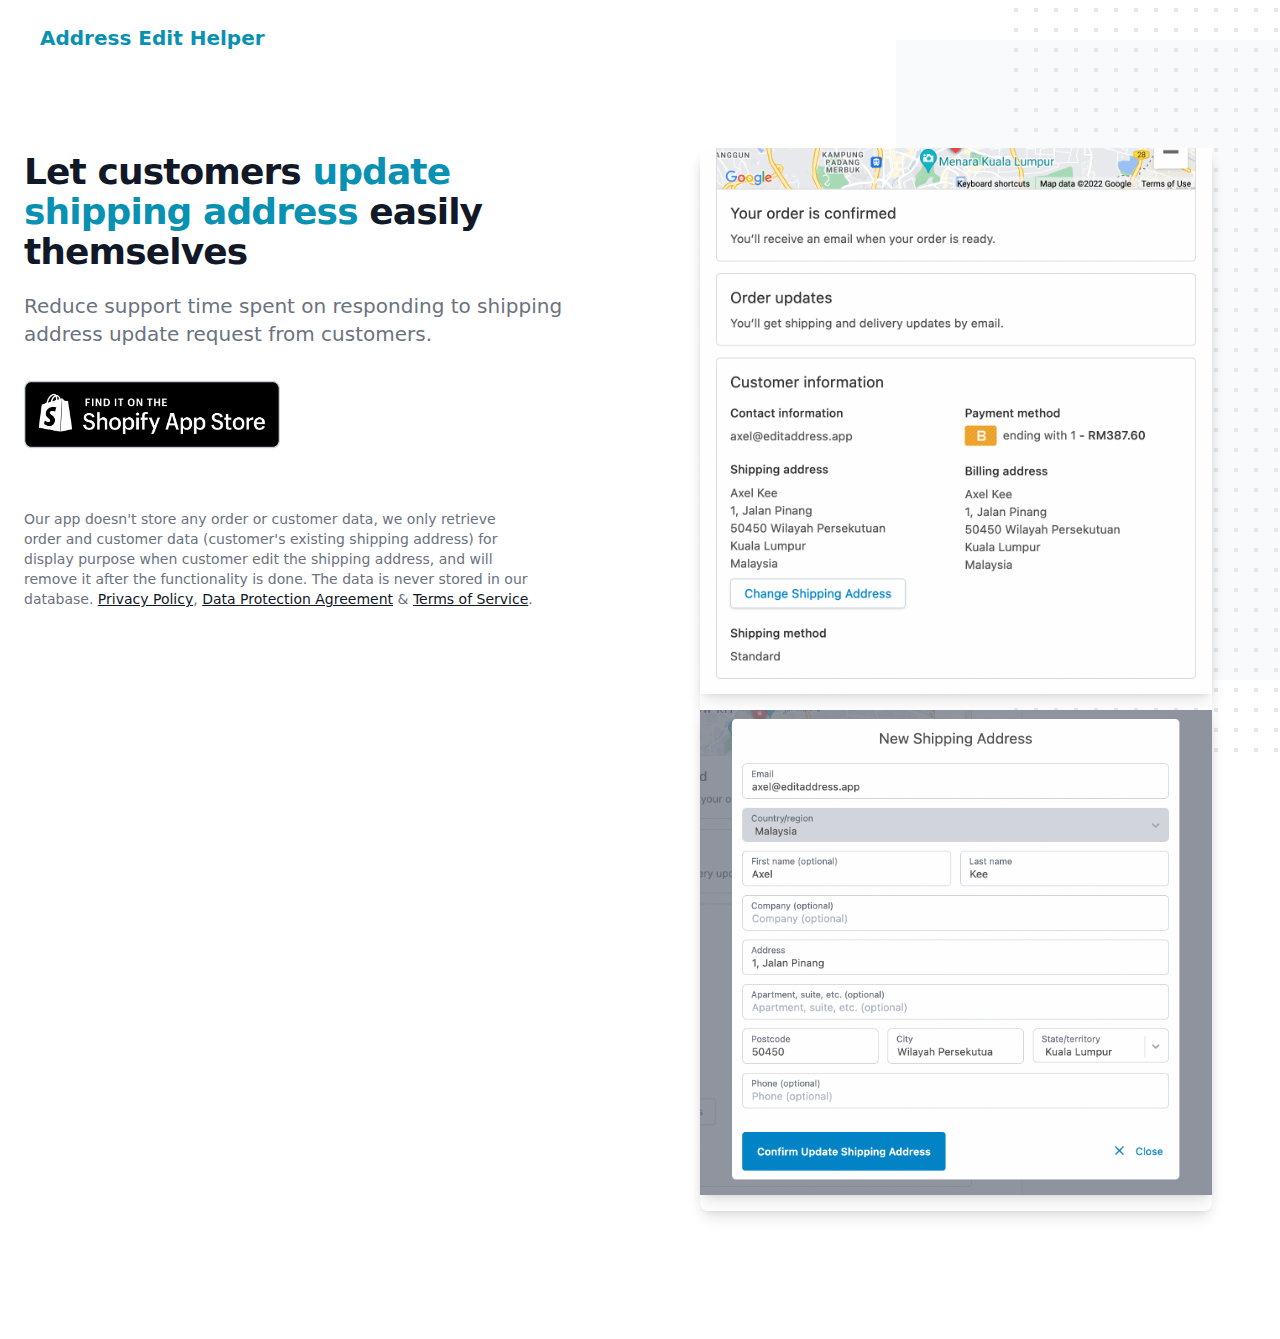
<file: index.html>
<!doctype html>
<html>
<head>
  <meta charset="UTF-8" />
  <meta name="viewport" content="width=device-width, initial-scale=1.0" />
  <link href="tailwind.css" rel="stylesheet">
  <title>Address Edit Helper - Let customer update shipping address easily</title>
</head>
<body>
  <div class="relative bg-white overflow-hidden">
    <div class="hidden lg:block lg:absolute lg:inset-0" aria-hidden="true">
      <svg class="absolute top-0 left-1/2 transform translate-x-64 -translate-y-8" width="640" height="784" fill="none" viewBox="0 0 640 784">
        <defs>
          <pattern id="9ebea6f4-a1f5-4d96-8c4e-4c2abf658047" x="118" y="0" width="20" height="20" patternUnits="userSpaceOnUse">
            <rect x="0" y="0" width="4" height="4" class="text-gray-200" fill="currentColor" />
          </pattern>
        </defs>
        <rect y="72" width="640" height="640" class="text-gray-50" fill="currentColor" />
        <rect x="118" width="404" height="784" fill="url(#9ebea6f4-a1f5-4d96-8c4e-4c2abf658047)" />
      </svg>
    </div>
    <div class="relative pt-6 pb-16 sm:pb-24 lg:pb-32">
      <nav class="relative max-w-7xl mx-auto flex items-center justify-between px-4 sm:px-6" aria-label="Global">
        <div class="flex items-center flex-1">
          <div class="flex items-center justify-between w-full md:w-auto">
            <a href="#">
              <span class="ml-4 text-cyan-600 font-bold text-xl">Address Edit Helper</span>
            </a>
          </div>
        </div>
      </nav>
      <main class="mt-8 mx-auto max-w-7xl px-4 sm:mt-16 sm:px-6 lg:mt-24">
        <div class="lg:grid lg:grid-cols-12 lg:gap-8">
          <div class="sm:text-center md:max-w-2xl md:mx-auto lg:col-span-6 lg:text-left">
            <h1>
              <span class="mt-1 block text-3xl tracking-tight font-extrabold sm:text-3xl xl:text-4xl">
                <span class="block text-gray-900">Let customers <span class="text-cyan-600">update shipping address</span> easily themselves</p>
              </span>
            </h1>
            <p class="mt-3 text-base text-gray-500 sm:mt-5 sm:text-xl lg:text-lg xl:text-xl">
              Reduce support time spent on responding to shipping address update request from customers.
            </p>
            <div class="mt-8 sm:max-w-lg sm:mx-auto sm:text-center lg:text-left lg:mx-0">
              <p class="text-base font-medium text-gray-900">
                <img class="w-64" src="shopify_store_badge.png" alt="install on shopify app store"/>
              </p>
              <br><br>
              <p class="mt-3 text-sm text-gray-500">
                Our app doesn't store any order or customer data, we only retrieve order and customer data (customer's existing shipping address) for display purpose when customer edit the shipping address, and will remove it after the functionality is done. The data is never stored in our database.
                <a href="privacy.html" target="_blank" class="font-medium text-gray-900 underline">Privacy Policy</a>, <a href="data.html" target="_blank" class="font-medium text-gray-900 underline">Data Protection Agreement</a> & <a href="terms.html" target="_blank" class="font-medium text-gray-900 underline">Terms of Service</a>.
              </p>
            </div>
          </div>
          <div class="mt-12 relative sm:max-w-lg sm:mx-auto lg:mt-0 lg:max-w-none lg:mx-0 lg:col-span-6 lg:flex lg:items-center">
            <svg class="absolute top-0 left-1/2 transform -translate-x-1/2 -translate-y-8 scale-75 origin-top sm:scale-100 lg:hidden" width="640" height="784" fill="none" viewBox="0 0 640 784" aria-hidden="true">
              <defs>
                <pattern id="4f4f415c-a0e9-44c2-9601-6ded5a34a13e" x="118" y="0" width="20" height="20" patternUnits="userSpaceOnUse">
                  <rect x="0" y="0" width="4" height="4" class="text-gray-200" fill="currentColor" />
                </pattern>
              </defs>
              <rect y="72" width="640" height="640" class="text-gray-50" fill="currentColor" />
              <rect x="118" width="404" height="784" fill="url(#4f4f415c-a0e9-44c2-9601-6ded5a34a13e)" />
            </svg>
            <div class="relative mx-auto w-full rounded-lg shadow-lg lg:max-w-lg">
              <img class="w-full mb-4 shadow-lg" src="ship1.png" alt="app screenshot">
              <img class="w-full mb-4 shadow-lg" src="ship2.png" alt="app screenshot">
            </div>
          </div>
        </div>
      </main>
    </div>
  </div>
  <script>
    function install(){
      let shop = document.getElementById('store').value;
      window.location.href = 'https://app.draftorder.app/login?shop=' + shop;
    }
  </script>
</body>
</html>
</file>
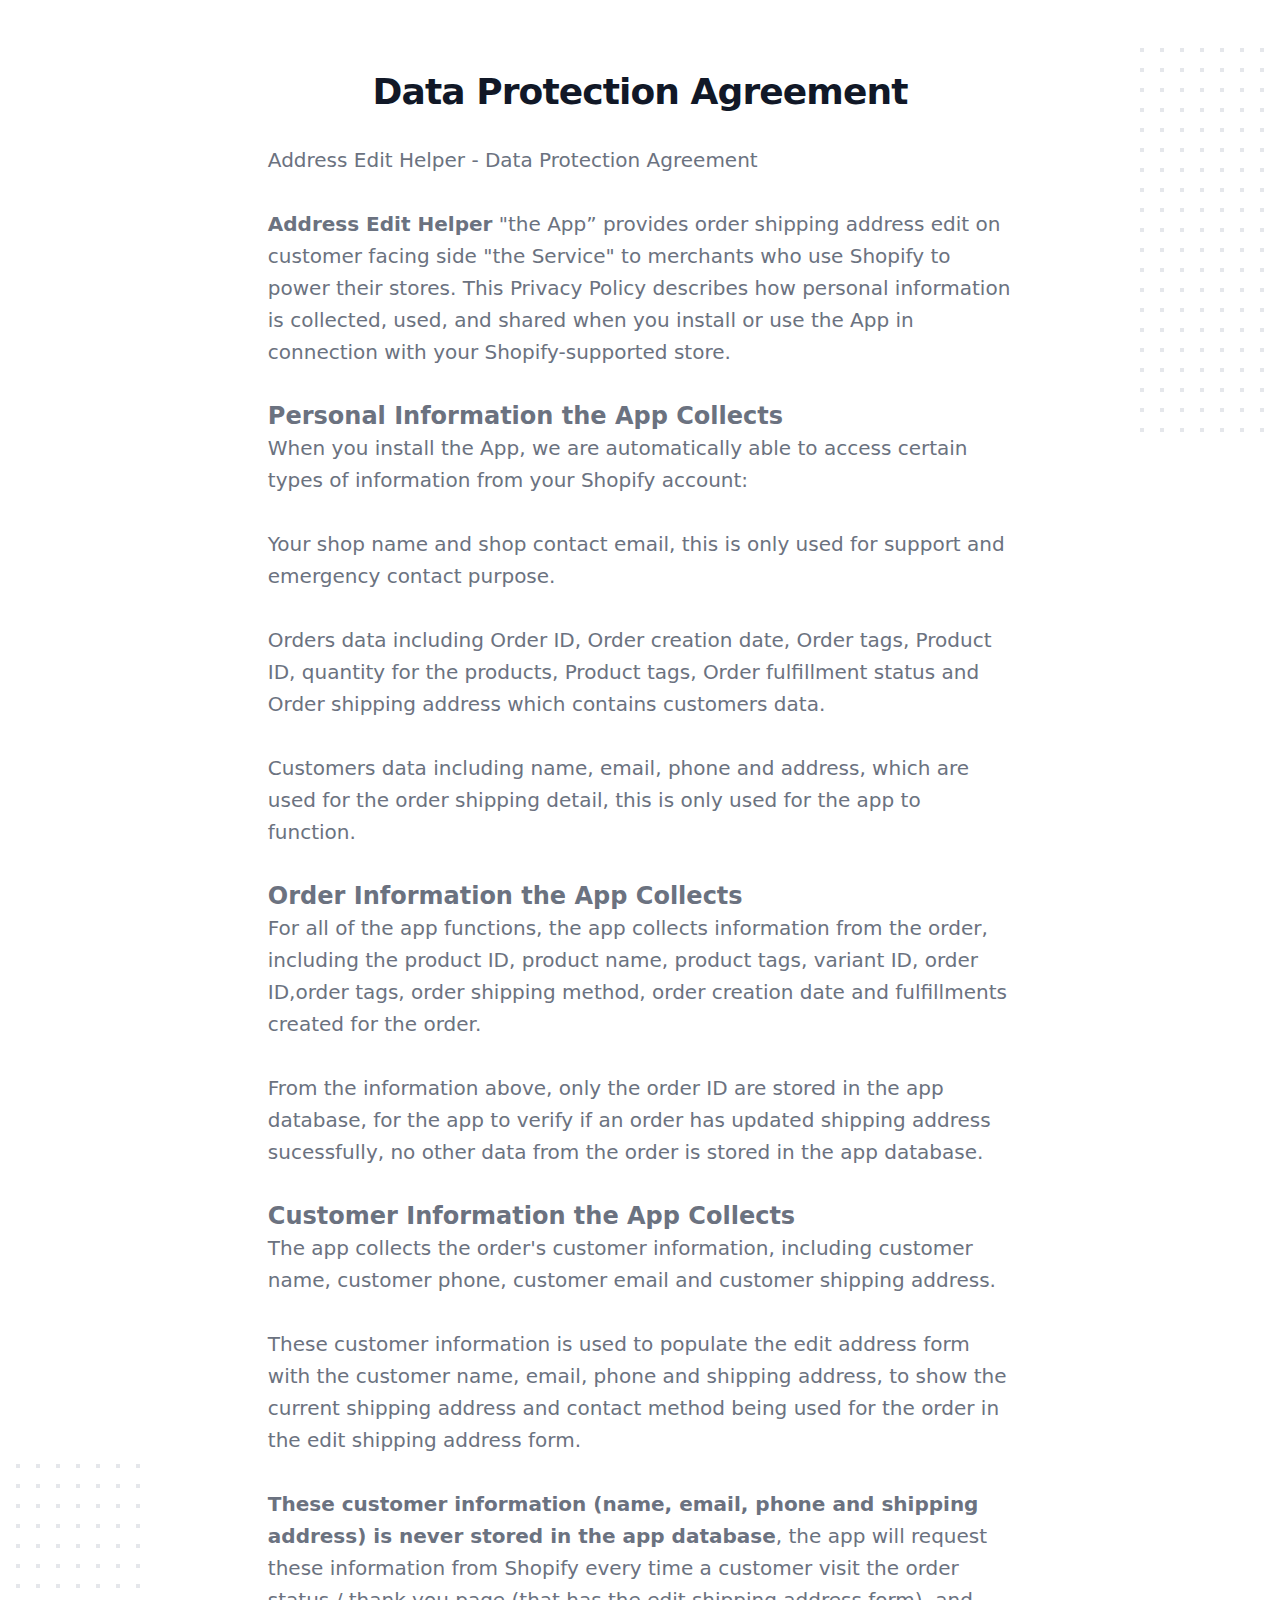
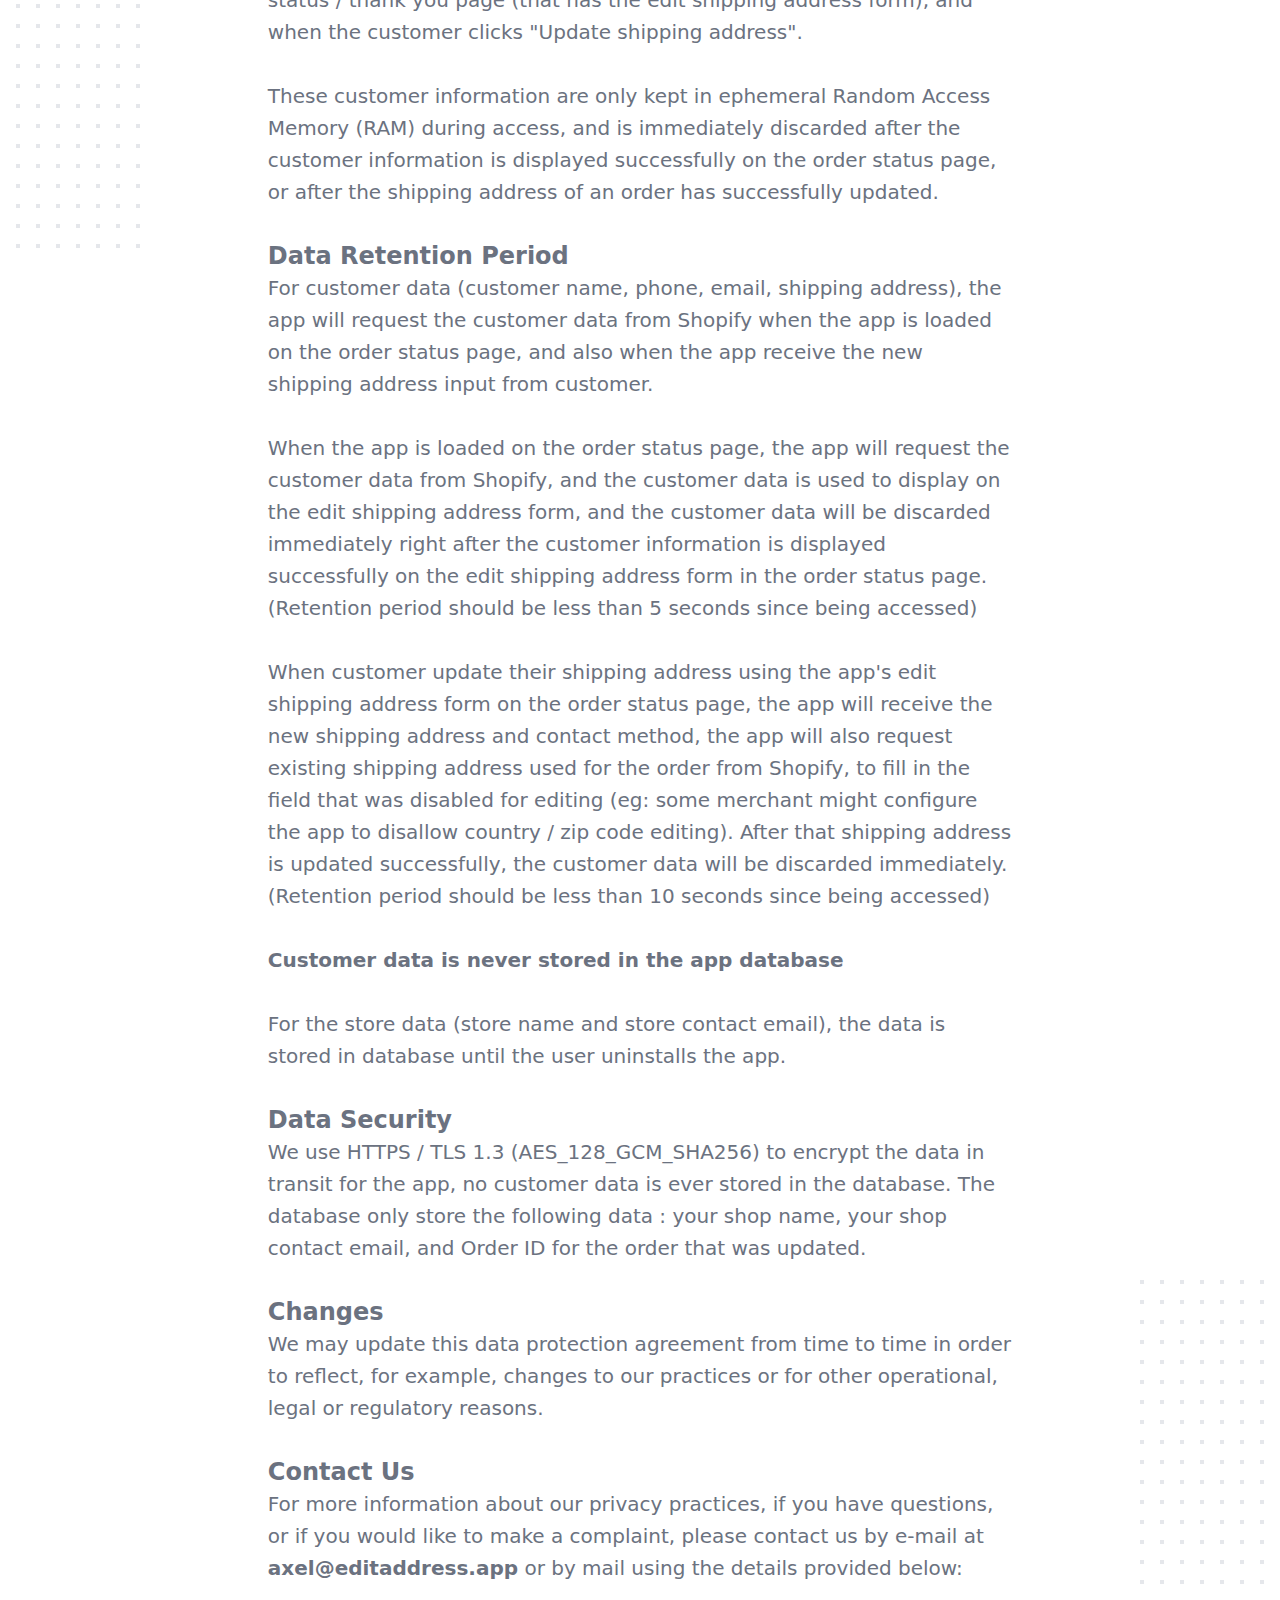
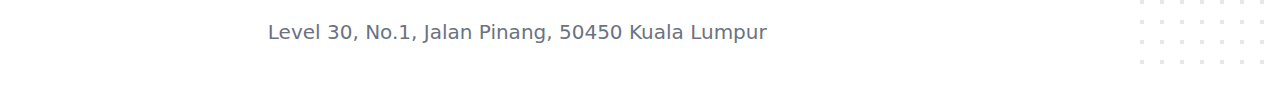
<file: data.html>
<!doctype html>
<html>
<head>
  <meta charset="UTF-8" />
  <meta name="viewport" content="width=device-width, initial-scale=1.0" />
  <link href="tailwind.css" rel="stylesheet">
  <title>Address Edit Helper app - Data Protection Agreement</title>
  <!-- Include CDN JavaScript -->
  <!-- <script src="https://unpkg.com/tailwindcss-jit-cdn"></script> -->
</head>
<body>
  <div class="relative py-16 bg-white overflow-hidden">
    <div class="hidden lg:block lg:absolute lg:inset-y-0 lg:h-full lg:w-full">
      <div class="relative h-full text-lg max-w-prose mx-auto" aria-hidden="true">
        <svg class="absolute top-12 left-full transform translate-x-32" width="404" height="384" fill="none" viewBox="0 0 404 384">
          <defs>
            <pattern id="74b3fd99-0a6f-4271-bef2-e80eeafdf357" x="0" y="0" width="20" height="20" patternUnits="userSpaceOnUse">
              <rect x="0" y="0" width="4" height="4" class="text-gray-200" fill="currentColor"></rect>
            </pattern>
          </defs>
          <rect width="404" height="384" fill="url(#74b3fd99-0a6f-4271-bef2-e80eeafdf357)"></rect>
        </svg>
        <svg class="absolute top-1/2 right-full transform -translate-y-1/2 -translate-x-32" width="404" height="384" fill="none" viewBox="0 0 404 384">
          <defs>
            <pattern id="f210dbf6-a58d-4871-961e-36d5016a0f49" x="0" y="0" width="20" height="20" patternUnits="userSpaceOnUse">
              <rect x="0" y="0" width="4" height="4" class="text-gray-200" fill="currentColor"></rect>
            </pattern>
          </defs>
          <rect width="404" height="384" fill="url(#f210dbf6-a58d-4871-961e-36d5016a0f49)"></rect>
        </svg>
        <svg class="absolute bottom-12 left-full transform translate-x-32" width="404" height="384" fill="none" viewBox="0 0 404 384">
          <defs>
            <pattern id="d3eb07ae-5182-43e6-857d-35c643af9034" x="0" y="0" width="20" height="20" patternUnits="userSpaceOnUse">
              <rect x="0" y="0" width="4" height="4" class="text-gray-200" fill="currentColor"></rect>
            </pattern>
          </defs>
          <rect width="404" height="384" fill="url(#d3eb07ae-5182-43e6-857d-35c643af9034)"></rect>
        </svg>
      </div>
    </div>
    <div class="relative px-4 sm:px-6 lg:px-8">
      <div class="text-lg max-w-prose mx-auto">
        <h1>
          <!-- <span class="block text-base text-center text-indigo-600 font-semibold tracking-wide uppercase">Introducing</span> -->
          <span class="mt-2 block text-3xl text-center leading-8 font-extrabold tracking-tight text-gray-900 sm:text-4xl">Data Protection Agreement
          </span>
        </h1>
        <p class="mt-8 text-xl text-gray-500 leading-8">
          Address Edit Helper - Data Protection Agreement
          <br><br>
          <strong>Address Edit Helper</strong> "the App” provides order shipping address edit on customer facing side "the Service" to merchants who use Shopify to power their stores. This Privacy Policy describes how personal information is collected, used, and shared when you install or use the App in connection with your Shopify-supported store.
        </p>
        <article class="mt-8 text-xl text-gray-500 leading-8">
          <h3 class="text-2xl font-semibold">Personal Information the App Collects</h3>
          When you install the App, we are automatically able to access certain types of information from your Shopify account:
          <br><br>
          Your shop name and shop contact email, this is only used for support and emergency contact purpose.
          <br><br>
          Orders data including Order ID, Order creation date, Order tags, Product ID, quantity for the products, Product tags, Order fulfillment status and Order shipping address which contains customers data.
          <br><br>
          Customers data including name, email, phone and address, which are used for the order shipping detail, this is only used for the app to function.
          <br><br>

          <h3 class="text-2xl font-semibold">Order Information the App Collects</h3>

          For all of the app functions, the app collects information from the order, including the product ID, product name, product tags, variant ID, order ID,order tags, order shipping method, order creation date and fulfillments created for the order.
          <br><br>
          From the information above, only the order ID are stored in the app database, for the app to verify if an order has updated shipping address sucessfully, no other data from the order is stored in the app database.
          <br><br>

          <h3 class="text-2xl font-semibold">Customer Information the App Collects</h3>
          The app collects the order's customer information, including customer name, customer phone, customer email and customer shipping address.
          <br><br>
          These customer information is used to populate the edit address form with the customer name, email, phone and shipping address, to show the current shipping address and contact method being used for the order in the edit shipping address form.
          <br><br>
          <strong>These customer information (name, email, phone and shipping address) is never stored in the app database</strong>, the app will request these information from Shopify every time a customer visit the order status / thank you page (that has the edit shipping address form), and when the customer clicks "Update shipping address".
          <br><br>
          These customer information are only kept in ephemeral Random Access Memory (RAM) during access, and is immediately discarded after the customer information is displayed successfully on the order status page, or after the shipping address of an order has successfully updated.
          <br><br>

          <h3 class="text-2xl font-semibold">Data Retention Period</h3>
          For customer data (customer name, phone, email, shipping address), the app will request the customer data from Shopify when the app is loaded on the order status page, and also when the app receive the new shipping address input from customer.
          <br><br>
          When the app is loaded on the order status page, the app will request the customer data from Shopify, and the customer data is used to display on the edit shipping address form, and the customer data will be discarded immediately right after the customer information is displayed successfully on the edit shipping address form in the order status page. (Retention period should be less than 5 seconds since being accessed)
          <br><br>
          When customer update their shipping address using the app's edit shipping address form on the order status page, the app will receive the new shipping address and contact method, the app will also request existing shipping address used for the order from Shopify, to fill in the field that was disabled for editing (eg: some merchant might configure the app to disallow country / zip code editing). After that shipping address is updated successfully, the customer data will be discarded immediately. (Retention period should be less than 10 seconds since being accessed)
          <br><br>
          <strong>Customer data is never stored in the app database</strong>
          <br><br>
          For the store data (store name and store contact email), the data is stored in database until the user uninstalls the app.
          <br><br>

          <h3 class="text-2xl font-semibold">Data Security</h3>
          We use HTTPS / TLS 1.3 (AES_128_GCM_SHA256) to encrypt the data in transit for the app, no customer data is ever stored in the database. The database only store the following data : your shop name, your shop contact email, and Order ID for the order that was updated.
          <br><br>
          <h3 class="text-2xl font-semibold">Changes</h3>
          We may update this data protection agreement from time to time in order to reflect, for example, changes to our practices or for other operational, legal or regulatory reasons.
          <br><br>
          <h3 class="text-2xl font-semibold">Contact Us</h3> For more information about our privacy practices, if you have questions, or if you would like to make a complaint, please contact us by e-mail at <strong>axel@editaddress.app</strong> or by mail using the details provided below:
          <br><br>
          Level 30, No.1, Jalan Pinang, 50450 Kuala Lumpur
        </article>
      </div>
    </div>
  </div>

</body>
</html>
</file>
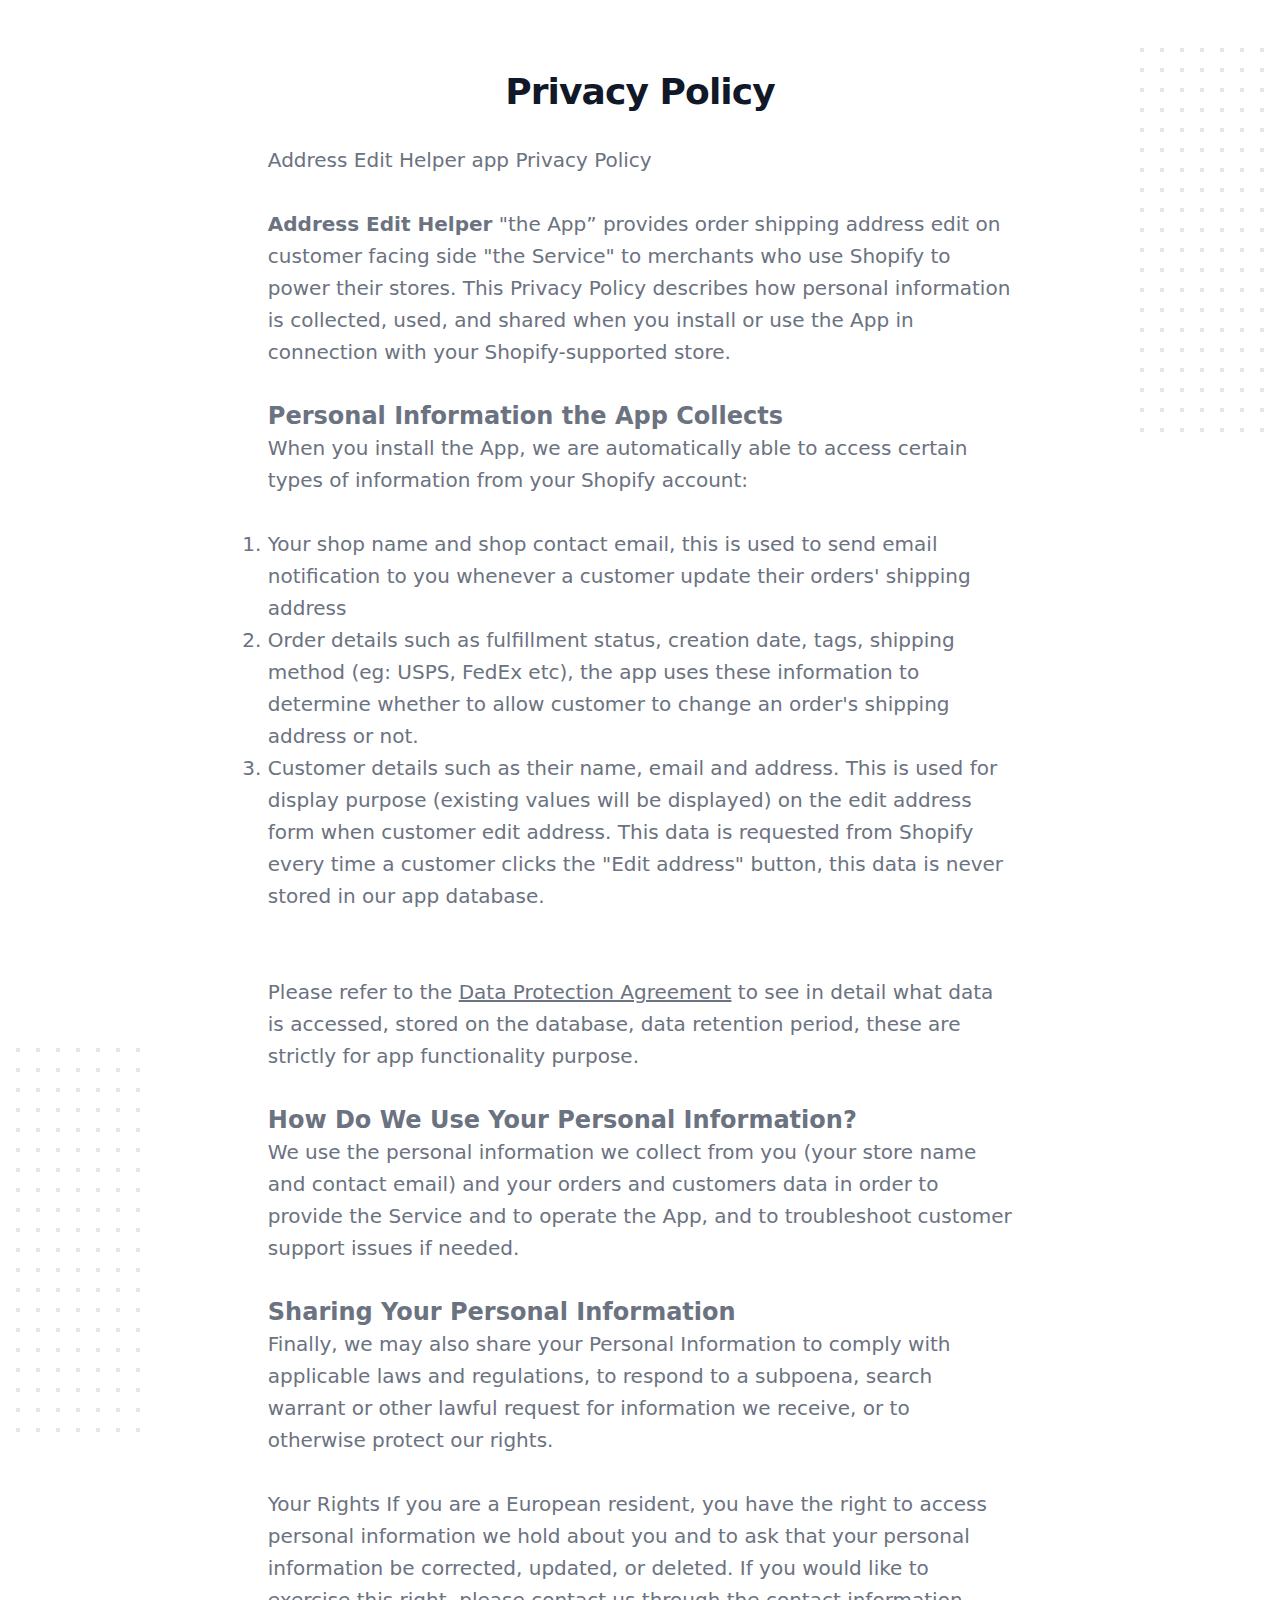
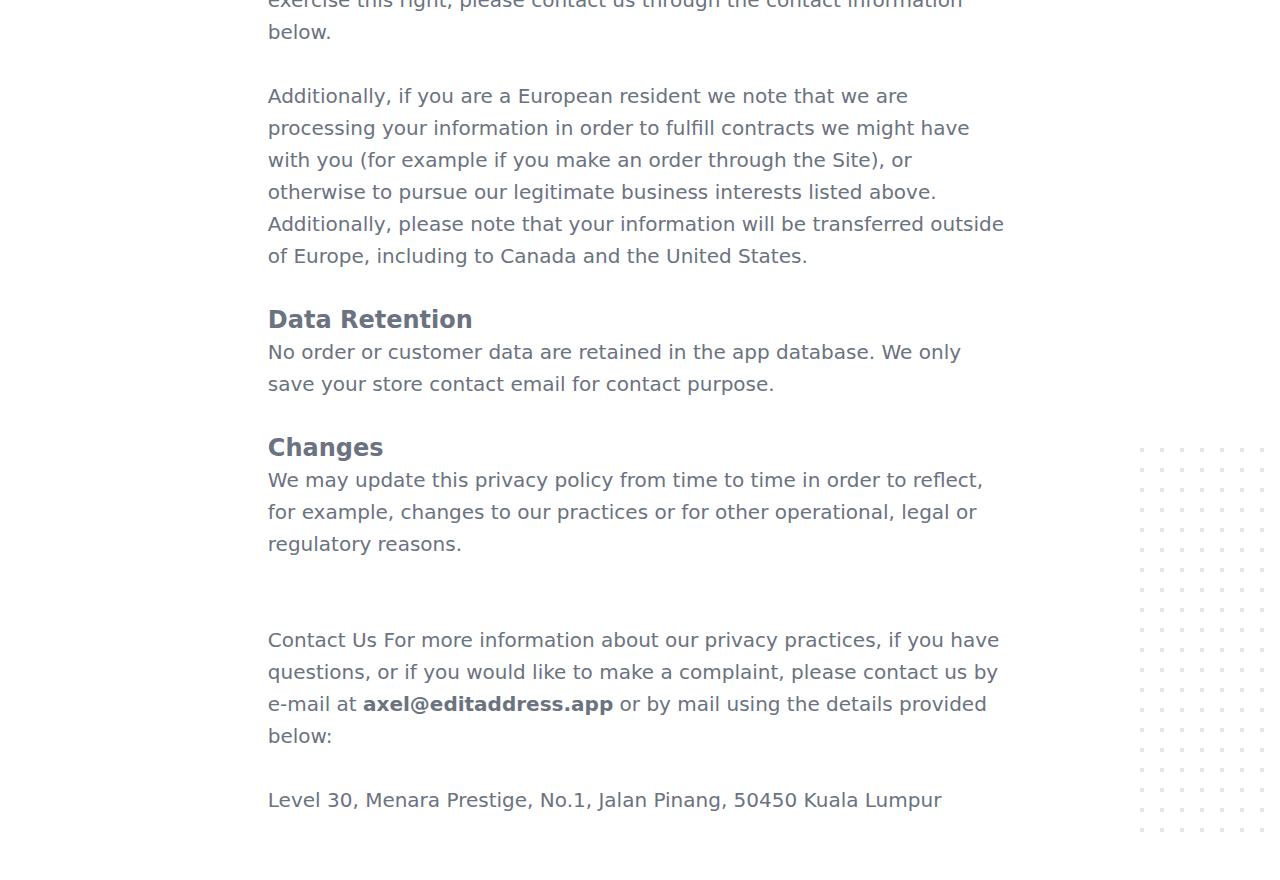
<file: privacy.html>
<!doctype html>
<html lang="en">
  <head>
    <!-- Required meta tags -->
    <meta charset="utf-8">
    <meta name="viewport" content="width=device-width, initial-scale=1">

    <link href="tailwind.css" rel="stylesheet">
    <title>Address Edit Helper - Privacy Policy</title>
  </head>
  <body>
    <div class="relative py-16 bg-white overflow-hidden">
      <div class="hidden lg:block lg:absolute lg:inset-y-0 lg:h-full lg:w-full">
        <div class="relative h-full text-lg max-w-prose mx-auto" aria-hidden="true">
          <svg class="absolute top-12 left-full transform translate-x-32" width="404" height="384" fill="none" viewBox="0 0 404 384">
            <defs>
              <pattern id="74b3fd99-0a6f-4271-bef2-e80eeafdf357" x="0" y="0" width="20" height="20" patternUnits="userSpaceOnUse">
                <rect x="0" y="0" width="4" height="4" class="text-gray-200" fill="currentColor" />
              </pattern>
            </defs>
            <rect width="404" height="384" fill="url(#74b3fd99-0a6f-4271-bef2-e80eeafdf357)" />
          </svg>
          <svg class="absolute top-1/2 right-full transform -translate-y-1/2 -translate-x-32" width="404" height="384" fill="none" viewBox="0 0 404 384">
            <defs>
              <pattern id="f210dbf6-a58d-4871-961e-36d5016a0f49" x="0" y="0" width="20" height="20" patternUnits="userSpaceOnUse">
                <rect x="0" y="0" width="4" height="4" class="text-gray-200" fill="currentColor" />
              </pattern>
            </defs>
            <rect width="404" height="384" fill="url(#f210dbf6-a58d-4871-961e-36d5016a0f49)" />
          </svg>
          <svg class="absolute bottom-12 left-full transform translate-x-32" width="404" height="384" fill="none" viewBox="0 0 404 384">
            <defs>
              <pattern id="d3eb07ae-5182-43e6-857d-35c643af9034" x="0" y="0" width="20" height="20" patternUnits="userSpaceOnUse">
                <rect x="0" y="0" width="4" height="4" class="text-gray-200" fill="currentColor" />
              </pattern>
            </defs>
            <rect width="404" height="384" fill="url(#d3eb07ae-5182-43e6-857d-35c643af9034)" />
          </svg>
        </div>
      </div>
      <div class="relative px-4 sm:px-6 lg:px-8">
        <div class="text-lg max-w-prose mx-auto">
          <h1>
            <!-- <span class="block text-base text-center text-indigo-600 font-semibold tracking-wide uppercase">Introducing</span> -->
            <span class="mt-2 block text-3xl text-center leading-8 font-extrabold tracking-tight text-gray-900 sm:text-4xl">Privacy Policy</span>
          </h1>
          <p class="mt-8 text-xl text-gray-500 leading-8">
            Address Edit Helper app Privacy Policy
            <br><br>
            <strong>Address Edit Helper</strong> "the App” provides order shipping address edit on customer facing side "the Service" to merchants who use Shopify to power their stores. This Privacy Policy describes how personal information is collected, used, and shared when you install or use the App in connection with your Shopify-supported store.
          </p>
          <article class="mt-8 text-xl text-gray-500 leading-8">
            <h3 class="text-2xl font-semibold">Personal Information the App Collects</h3>
            When you install the App, we are automatically able to access certain types of information from your Shopify account:
            <br><br>
            <ol class="list-decimal">
            <li>Your shop name and shop contact email, this is used to send email notification to you whenever a customer update their orders' shipping address</li>
             <li>Order details such as fulfillment status, creation date, tags, shipping method (eg: USPS, FedEx etc), the app uses these information to determine whether to allow customer to change an order's shipping address or not.</li>
            <li>Customer details such as their name, email and address. This is used for display purpose (existing values will be displayed) on the edit address form when customer edit address. This data is requested from Shopify every time a customer clicks the "Edit address" button, this data is never stored in our app database.</li>
            </ol>
            <br><br>
            Please refer to the <a class="underline cursor-pointer" href="data.html">Data Protection Agreement</a> to see in detail what data is accessed, stored on the database, data retention period, these are strictly for app functionality purpose.
            <br><br>
            <h3 class="text-2xl font-semibold">How Do We Use Your Personal Information?</h3>

            We use the personal information we collect from you (your store name and contact email) and your orders and customers data in order to provide the Service and to operate the App, and to troubleshoot customer support issues if needed.
            <br><br>
            <h3 class="text-2xl font-semibold">Sharing Your Personal Information</h3>

            Finally, we may also share your Personal Information to comply with applicable laws and regulations, to respond to a subpoena, search warrant or other lawful request for information we receive, or to otherwise protect our rights.
            <br><br>
            Your Rights If you are a European resident, you have the right to access personal information we hold about you and to ask that your personal information be corrected, updated, or deleted. If you would like to exercise this right, please contact us through the contact information below.
            <br><br>
            Additionally, if you are a European resident we note that we are processing your information in order to fulfill contracts we might have with you (for example if you make an order through the Site), or otherwise to pursue our legitimate business interests listed above. Additionally, please note that your information will be transferred outside of Europe, including to Canada and the United States.
            <br><br>

            <h3 class="text-2xl font-semibold">Data Retention</h3>
            No order or customer data are retained in the app database. We only save your store contact email for contact purpose.
            <br><br>
            <h3 class="text-2xl font-semibold">Changes</h3>
            We may update this privacy policy from time to time in order to reflect, for example, changes to our practices or for other operational, legal or regulatory reasons.
            <br><br><br>
            Contact Us For more information about our privacy practices, if you have questions, or if you would like to make a complaint, please contact us by e-mail at <strong>axel@editaddress.app</strong> or by mail using the details provided below:
            <br><br>
            Level 30, Menara Prestige, No.1, Jalan Pinang, 50450 Kuala Lumpur
          </article>
        </div>
      </div>
    </div>
  </body>
</html>
</file>
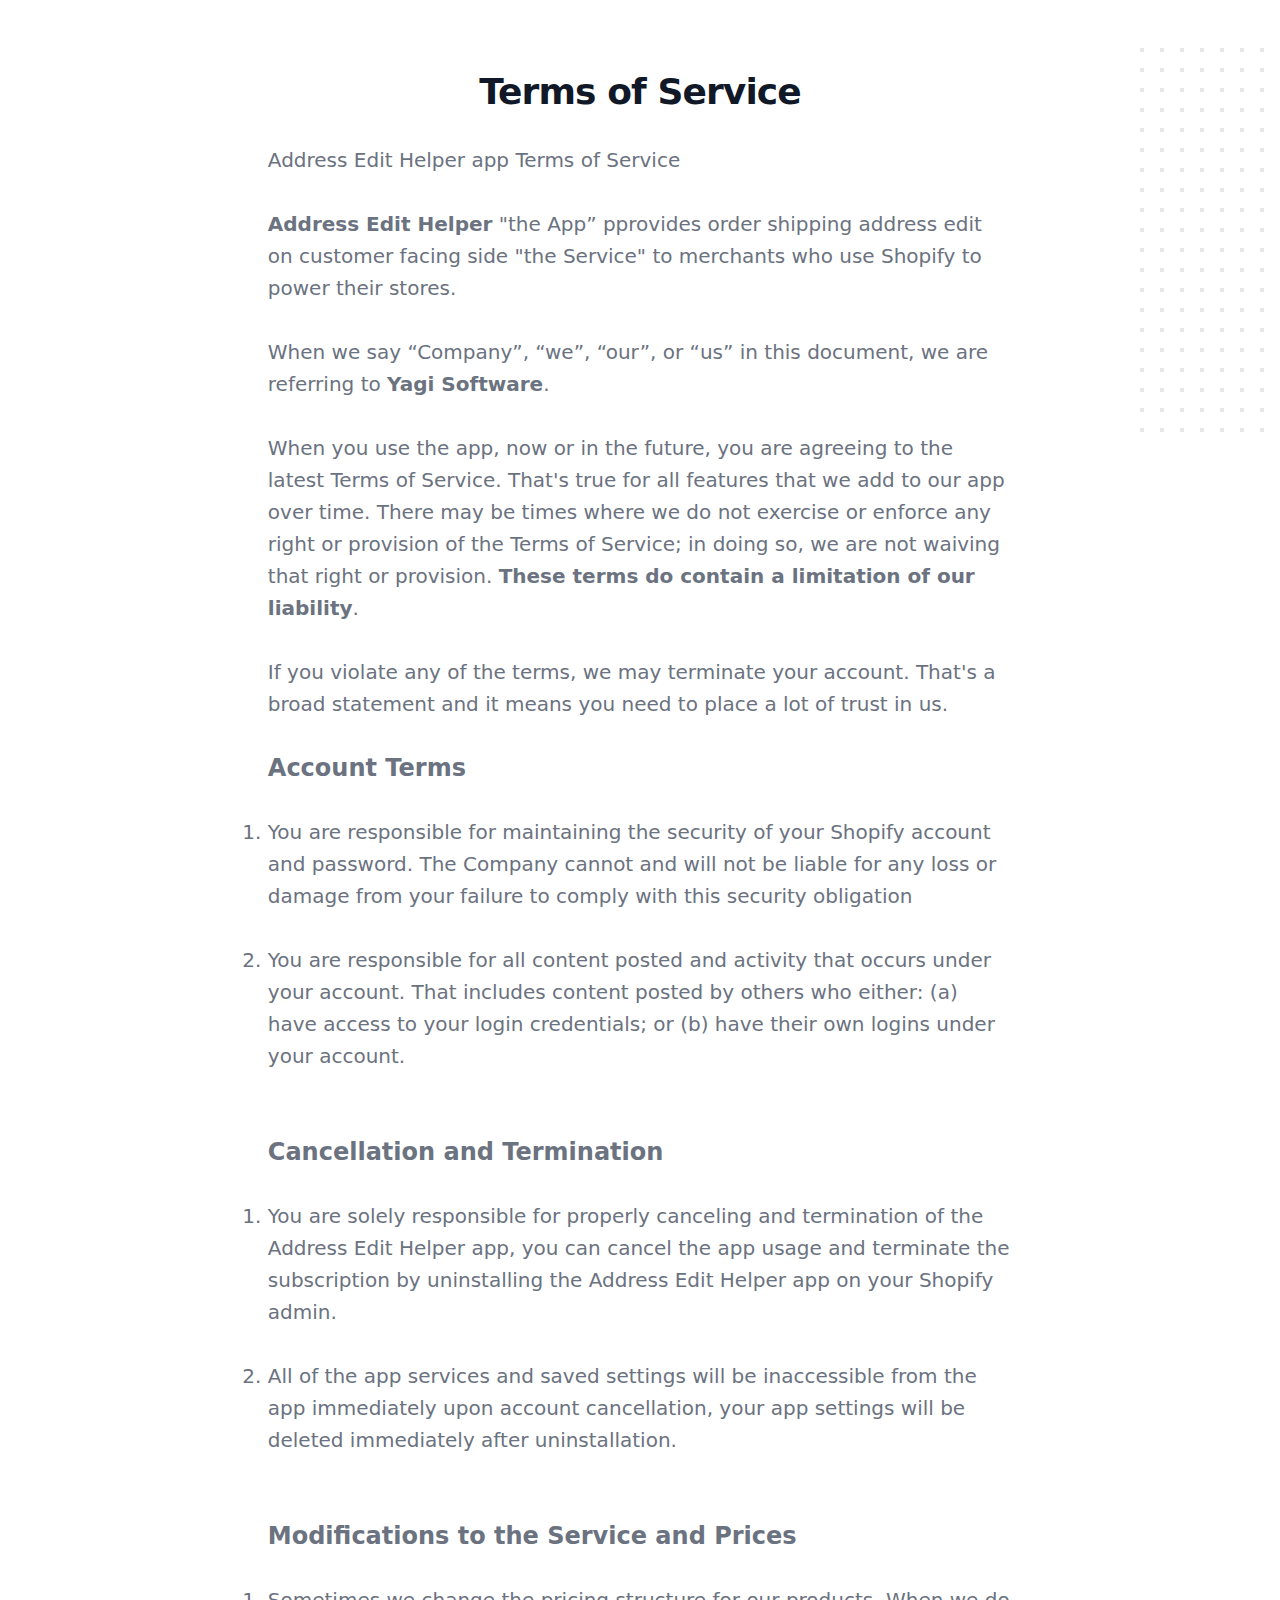
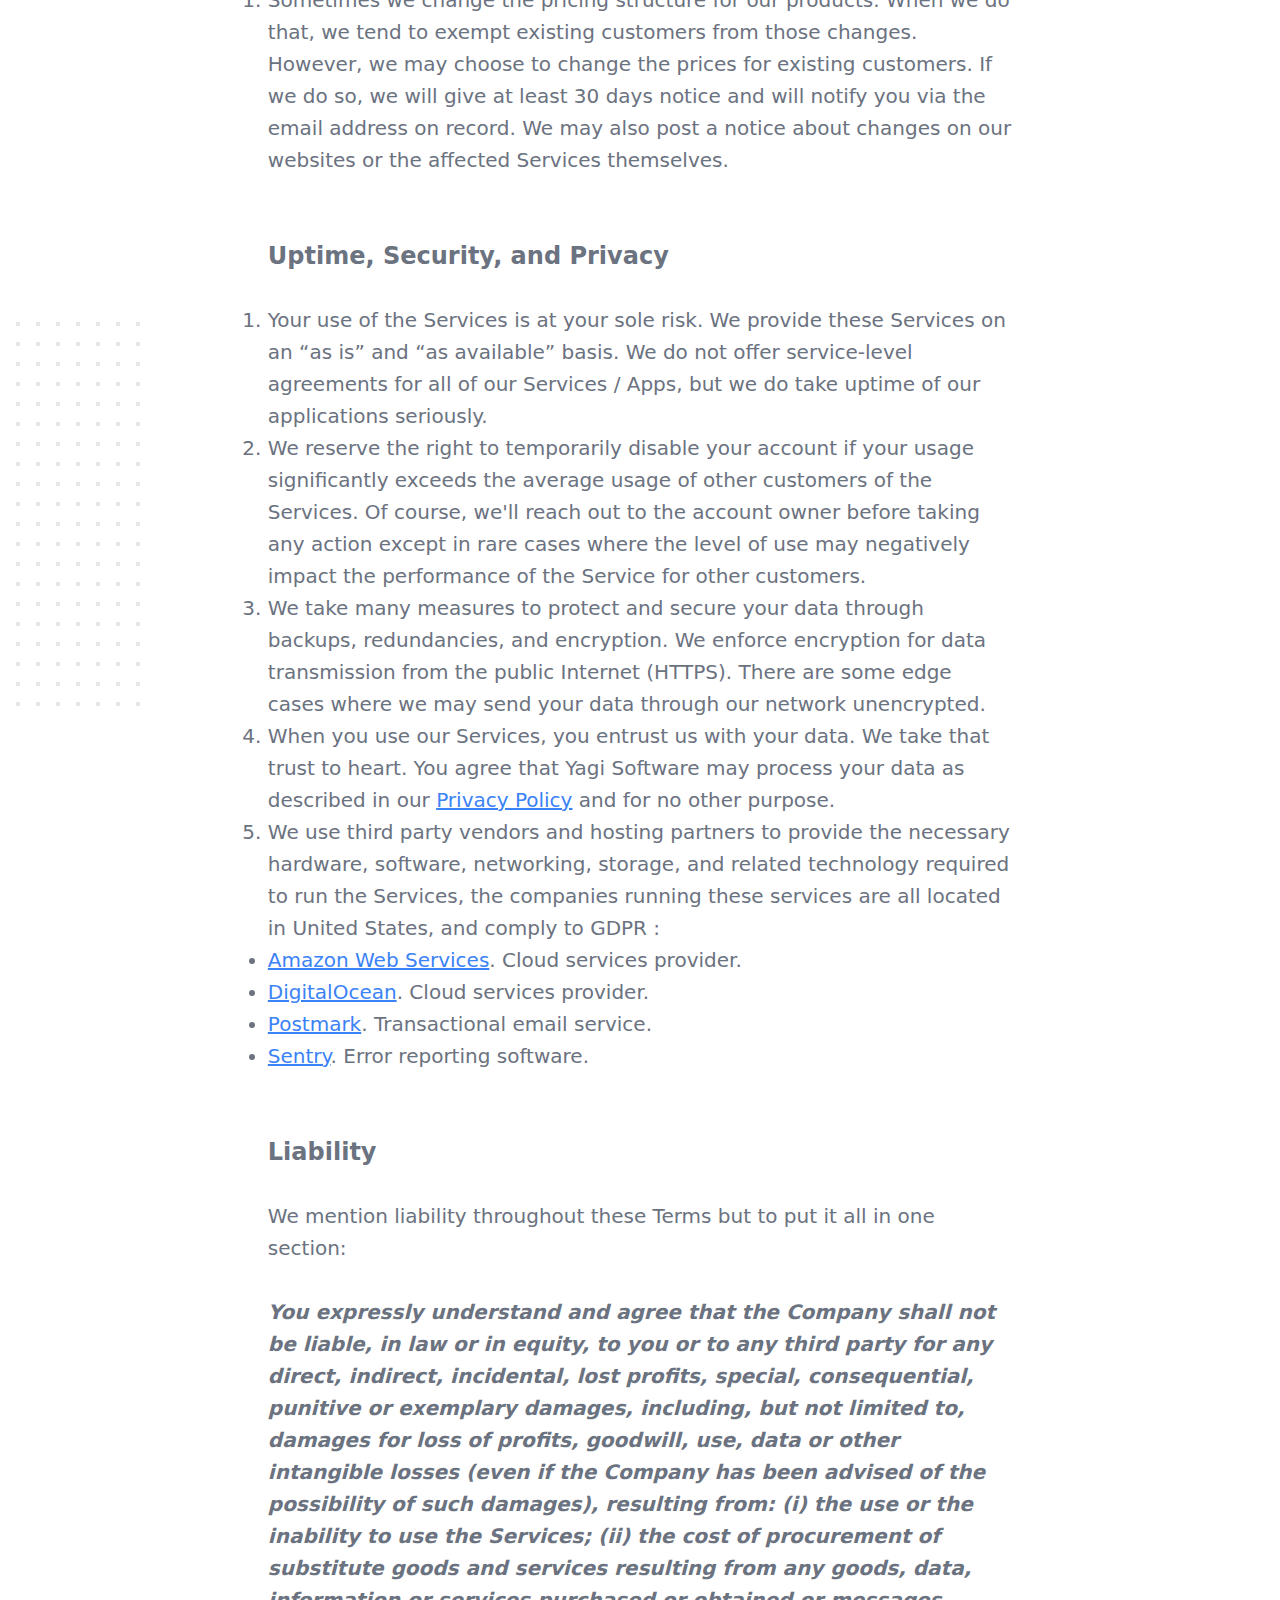
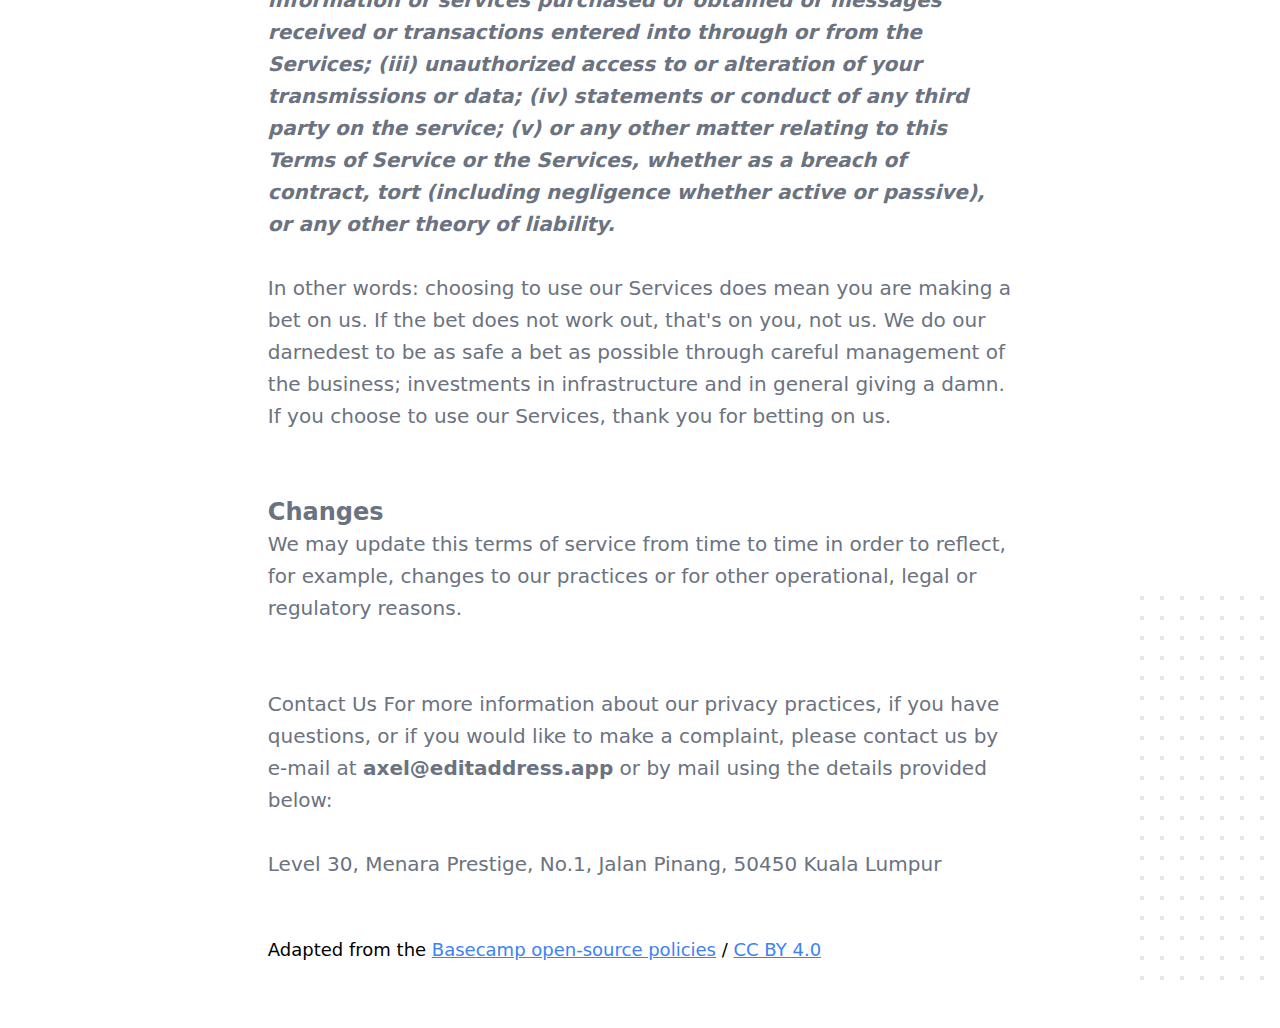
<file: terms.html>
<!doctype html>
<html lang="en">
  <head>
    <!-- Required meta tags -->
    <meta charset="utf-8">
    <meta name="viewport" content="width=device-width, initial-scale=1">

    <link href="tailwind.css" rel="stylesheet">
    <title>Address Edit Helper app - Terms of Service</title>
  </head>
  <body>
    <div class="relative py-16 bg-white overflow-hidden">
      <div class="hidden lg:block lg:absolute lg:inset-y-0 lg:h-full lg:w-full">
        <div class="relative h-full text-lg max-w-prose mx-auto" aria-hidden="true">
          <svg class="absolute top-12 left-full transform translate-x-32" width="404" height="384" fill="none" viewBox="0 0 404 384">
            <defs>
              <pattern id="74b3fd99-0a6f-4271-bef2-e80eeafdf357" x="0" y="0" width="20" height="20" patternUnits="userSpaceOnUse">
                <rect x="0" y="0" width="4" height="4" class="text-gray-200" fill="currentColor" />
              </pattern>
            </defs>
            <rect width="404" height="384" fill="url(#74b3fd99-0a6f-4271-bef2-e80eeafdf357)" />
          </svg>
          <svg class="absolute top-1/2 right-full transform -translate-y-1/2 -translate-x-32" width="404" height="384" fill="none" viewBox="0 0 404 384">
            <defs>
              <pattern id="f210dbf6-a58d-4871-961e-36d5016a0f49" x="0" y="0" width="20" height="20" patternUnits="userSpaceOnUse">
                <rect x="0" y="0" width="4" height="4" class="text-gray-200" fill="currentColor" />
              </pattern>
            </defs>
            <rect width="404" height="384" fill="url(#f210dbf6-a58d-4871-961e-36d5016a0f49)" />
          </svg>
          <svg class="absolute bottom-12 left-full transform translate-x-32" width="404" height="384" fill="none" viewBox="0 0 404 384">
            <defs>
              <pattern id="d3eb07ae-5182-43e6-857d-35c643af9034" x="0" y="0" width="20" height="20" patternUnits="userSpaceOnUse">
                <rect x="0" y="0" width="4" height="4" class="text-gray-200" fill="currentColor" />
              </pattern>
            </defs>
            <rect width="404" height="384" fill="url(#d3eb07ae-5182-43e6-857d-35c643af9034)" />
          </svg>
        </div>
      </div>
      <div class="relative px-4 sm:px-6 lg:px-8">
        <div class="text-lg max-w-prose mx-auto">
          <h1>
            <!-- <span class="block text-base text-center text-indigo-600 font-semibold tracking-wide uppercase">Introducing</span> -->
            <span class="mt-2 block text-3xl text-center leading-8 font-extrabold tracking-tight text-gray-900 sm:text-4xl">Terms of Service</span>
          </h1>
          <p class="mt-8 text-xl text-gray-500 leading-8">
            Address Edit Helper app Terms of Service
            <br><br>
            <strong>Address Edit Helper</strong> "the App” pprovides order shipping address edit on customer facing side "the Service" to merchants who use Shopify to power their stores.
            <br><br>
            When we say “Company”, “we”, “our”, or “us” in this document, we are referring to <strong>Yagi Software</strong>. 
            <br><br>
            When you use the app, now or in the future, you are agreeing to the latest Terms of Service. That's true for all features that we add to our app over time. There may be times where we do not exercise or enforce any right or provision of the Terms of Service; in doing so, we are not waiving that right or provision. <strong>These terms do contain a limitation of our liability</strong>.
            <br><br>
            If you violate any of the terms, we may terminate your account. That's a broad statement and it means you need to place a lot of trust in us. 
          </p>
          <article class="mt-8 text-xl text-gray-500 leading-8">
            <h3 class="text-2xl font-semibold">Account Terms</h3>
            <br>
            <ol class="list-decimal">
              <li>You are responsible for maintaining the security of your Shopify account and password. The Company cannot and will not be liable for any loss or damage from your failure to comply with this security obligation</li>
              <li class="mt-8">You are responsible for all content posted and activity that occurs under your account. That includes content posted by others who either: (a) have access to your login credentials; or (b) have their own logins under your account.</li>
            </ol>
            <br><br>
            <h3 class="text-2xl font-semibold">Cancellation and Termination</h3>
            <br>
            <ol class="list-decimal">
              <li>You are solely responsible for properly canceling and termination of the Address Edit Helper app, you can cancel the app usage and terminate the subscription by uninstalling the Address Edit Helper app on your Shopify admin.</li>
              <li class="mt-8">All of the app services and saved settings will be inaccessible from the app immediately upon account cancellation, your app settings will be deleted immediately after uninstallation.</li>
            </ol>
            <br><br>
            <h3 class="text-2xl font-semibold">Modifications to the Service and Prices</h3>
            <br>
            <ol class="list-decimal">
              <li>Sometimes we change the pricing structure for our products. When we do that, we tend to exempt existing customers from those changes. However, we may choose to change the prices for existing customers. If we do so, we will give at least 30 days notice and will notify you via the email address on record. We may also post a notice about changes on our websites or the affected Services themselves.</li>
            </ol>
            <br><br>
            <h3 class="text-2xl font-semibold">Uptime, Security, and Privacy</h3>
            <br>
            <ol class="list-decimal">
              <li>Your use of the Services is at your sole risk. We provide these Services on an “as is” and “as available” basis. We do not offer service-level agreements for all of our Services / Apps, but we do take uptime of our applications seriously.</li>
              <li>We reserve the right to temporarily disable your account if your usage significantly exceeds the average usage of other customers of the Services. Of course, we'll reach out to the account owner before taking any action except in rare cases where the level of use may negatively impact the performance of the Service for other customers.</li>
              <li>We take many measures to protect and secure your data through backups, redundancies, and encryption. We enforce encryption for data transmission from the public Internet (HTTPS). There are some edge cases where we may send your data through our network unencrypted.</li>
              <li>When you use our Services, you entrust us with your data. We take that trust to heart. You agree that Yagi Software may process your data as described in our <a href="privacy.html" class="underline text-blue-500">Privacy Policy</a> and for no other purpose.</li>
              <li>We use third party vendors and hosting partners to provide the necessary hardware, software, networking, storage, and related technology required to run the Services, the companies running these services are all located in United States, and comply to GDPR : 
                <ul class="list-disc">
                  <li><a href="https://aws.amazon.com/compliance/gdpr-center/" class="underline text-blue-500">Amazon Web Services</a>. Cloud services provider.</li>
                  <li><a href="https://www.digitalocean.com/legal/gdpr/" class="underline text-blue-500">DigitalOcean</a>. Cloud services provider.</li>
                  <li><a href="https://postmarkapp.com/eu-privacy#gdpr" class="underline text-blue-500">Postmark</a>. Transactional email service.</li>
                  <li><a href="https://blog.sentry.io/2018/03/14/gdpr-sentry-and-you" class="underline text-blue-500">Sentry</a>. Error reporting software.</li>
                </ul>
              </li>
            </ol>
            <br><br>
            <h3 class="text-2xl font-semibold">Liability</h3>
            <br>
            <p>
              We mention liability throughout these Terms but to put it all in one section:
              <br><br>
              <span class="font-semibold italic">
              You expressly understand and agree that the Company shall not be liable, in law or in equity, to you or to any third party for any direct, indirect, incidental, lost profits, special, consequential, punitive or exemplary damages, including, but not limited to, damages for loss of profits, goodwill, use, data or other intangible losses (even if the Company has been advised of the possibility of such damages), resulting from: (i) the use or the inability to use the Services; (ii) the cost of procurement of substitute goods and services resulting from any goods, data, information or services purchased or obtained or messages received or transactions entered into through or from the Services; (iii) unauthorized access to or alteration of your transmissions or data; (iv) statements or conduct of any third party on the service; (v) or any other matter relating to this Terms of Service or the Services, whether as a breach of contract, tort (including negligence whether active or passive), or any other theory of liability.</span>
              <br><br>
              In other words: choosing to use our Services does mean you are making a bet on us. If the bet does not work out, that's on you, not us. We do our darnedest to be as safe a bet as possible through careful management of the business; investments in infrastructure and in general giving a damn. If you choose to use our Services, thank you for betting on us.
            </p>
            <br><br>
            <h3 class="text-2xl font-semibold">Changes</h3>
            We may update this terms of service from time to time in order to reflect, for example, changes to our practices or for other operational, legal or regulatory reasons.
            <br><br><br>
            Contact Us For more information about our privacy practices, if you have questions, or if you would like to make a complaint, please contact us by e-mail at <strong>axel@editaddress.app</strong> or by mail using the details provided below:
            <br><br>
            Level 30, Menara Prestige, No.1, Jalan Pinang, 50450 Kuala Lumpur
          </article>
          <br><br>
          <p>Adapted from the <a class="underline text-blue-500" href="https://github.com/basecamp/policies">Basecamp open-source policies</a> / <a class="underline text-blue-500" href="https://creativecommons.org/licenses/by/4.0/">CC BY 4.0</a></p>
        </div>
      </div>
    </div>
  </body>
</html>
</file>
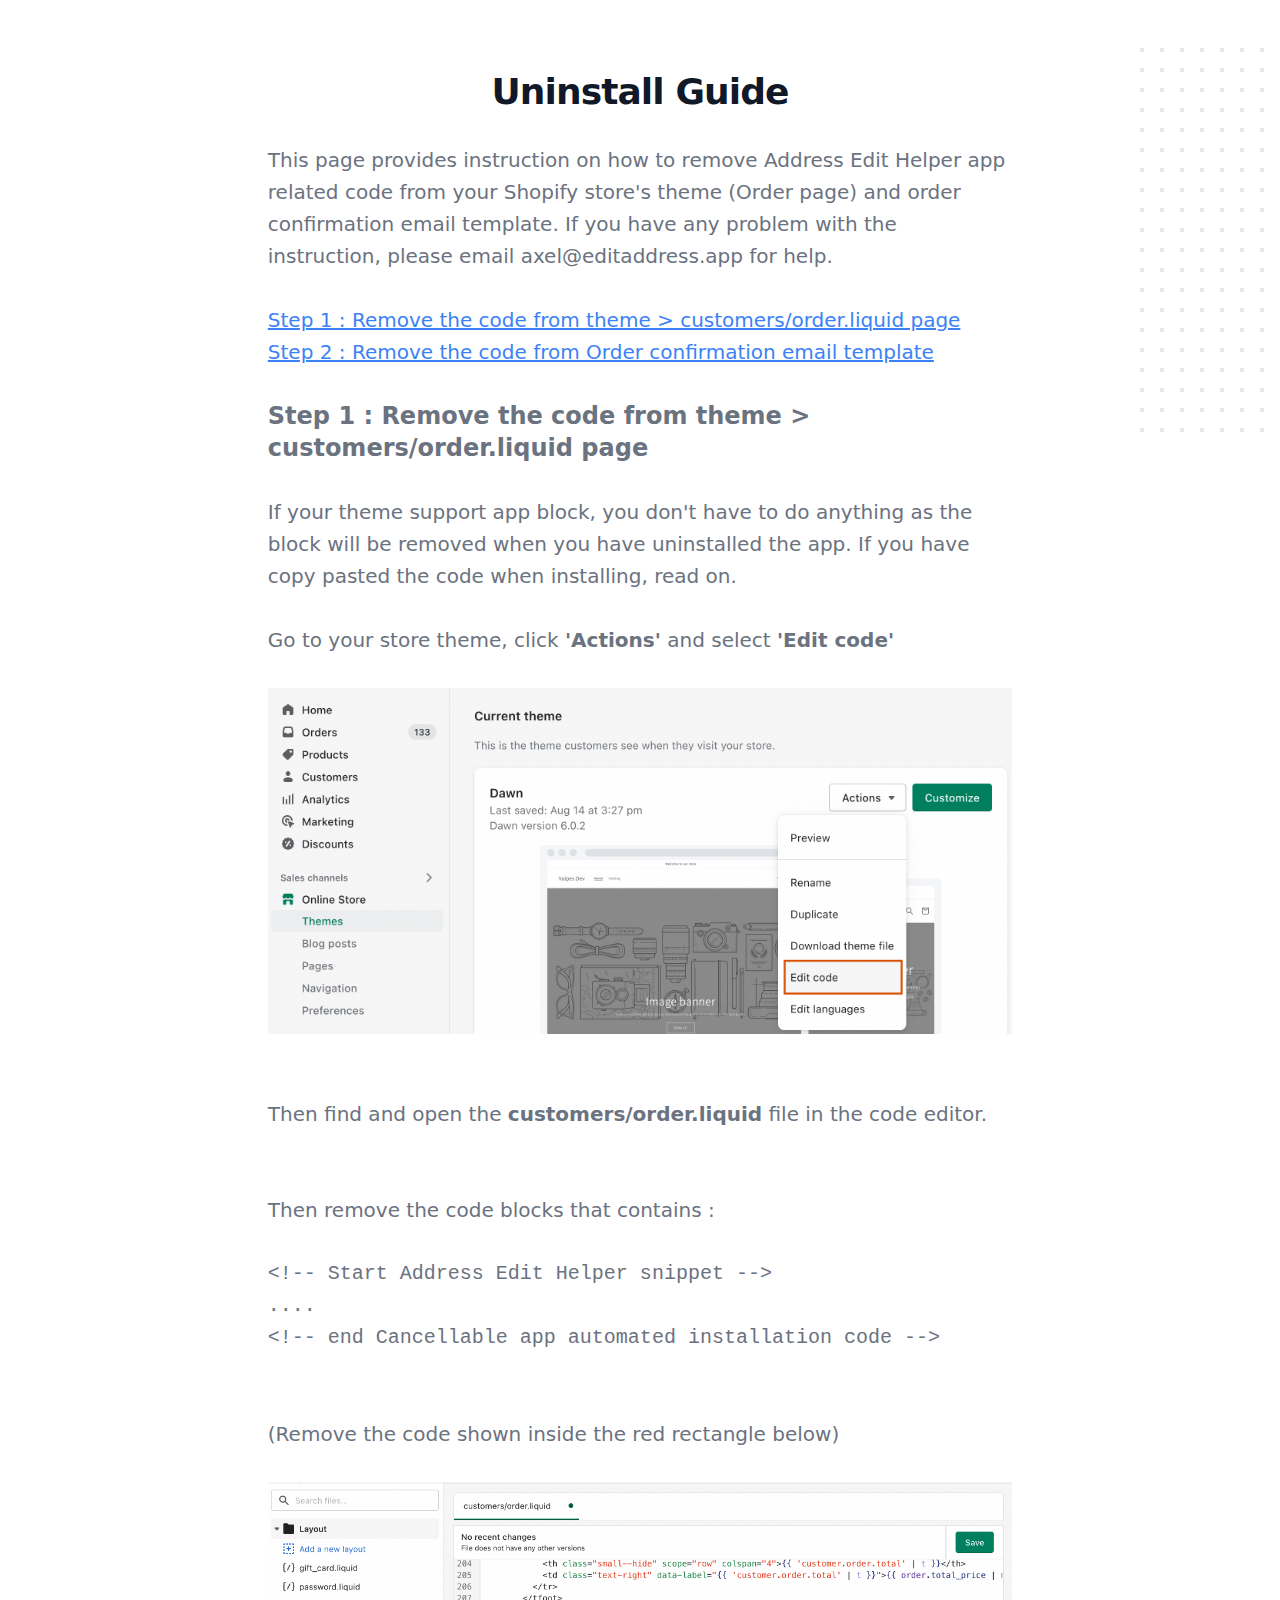
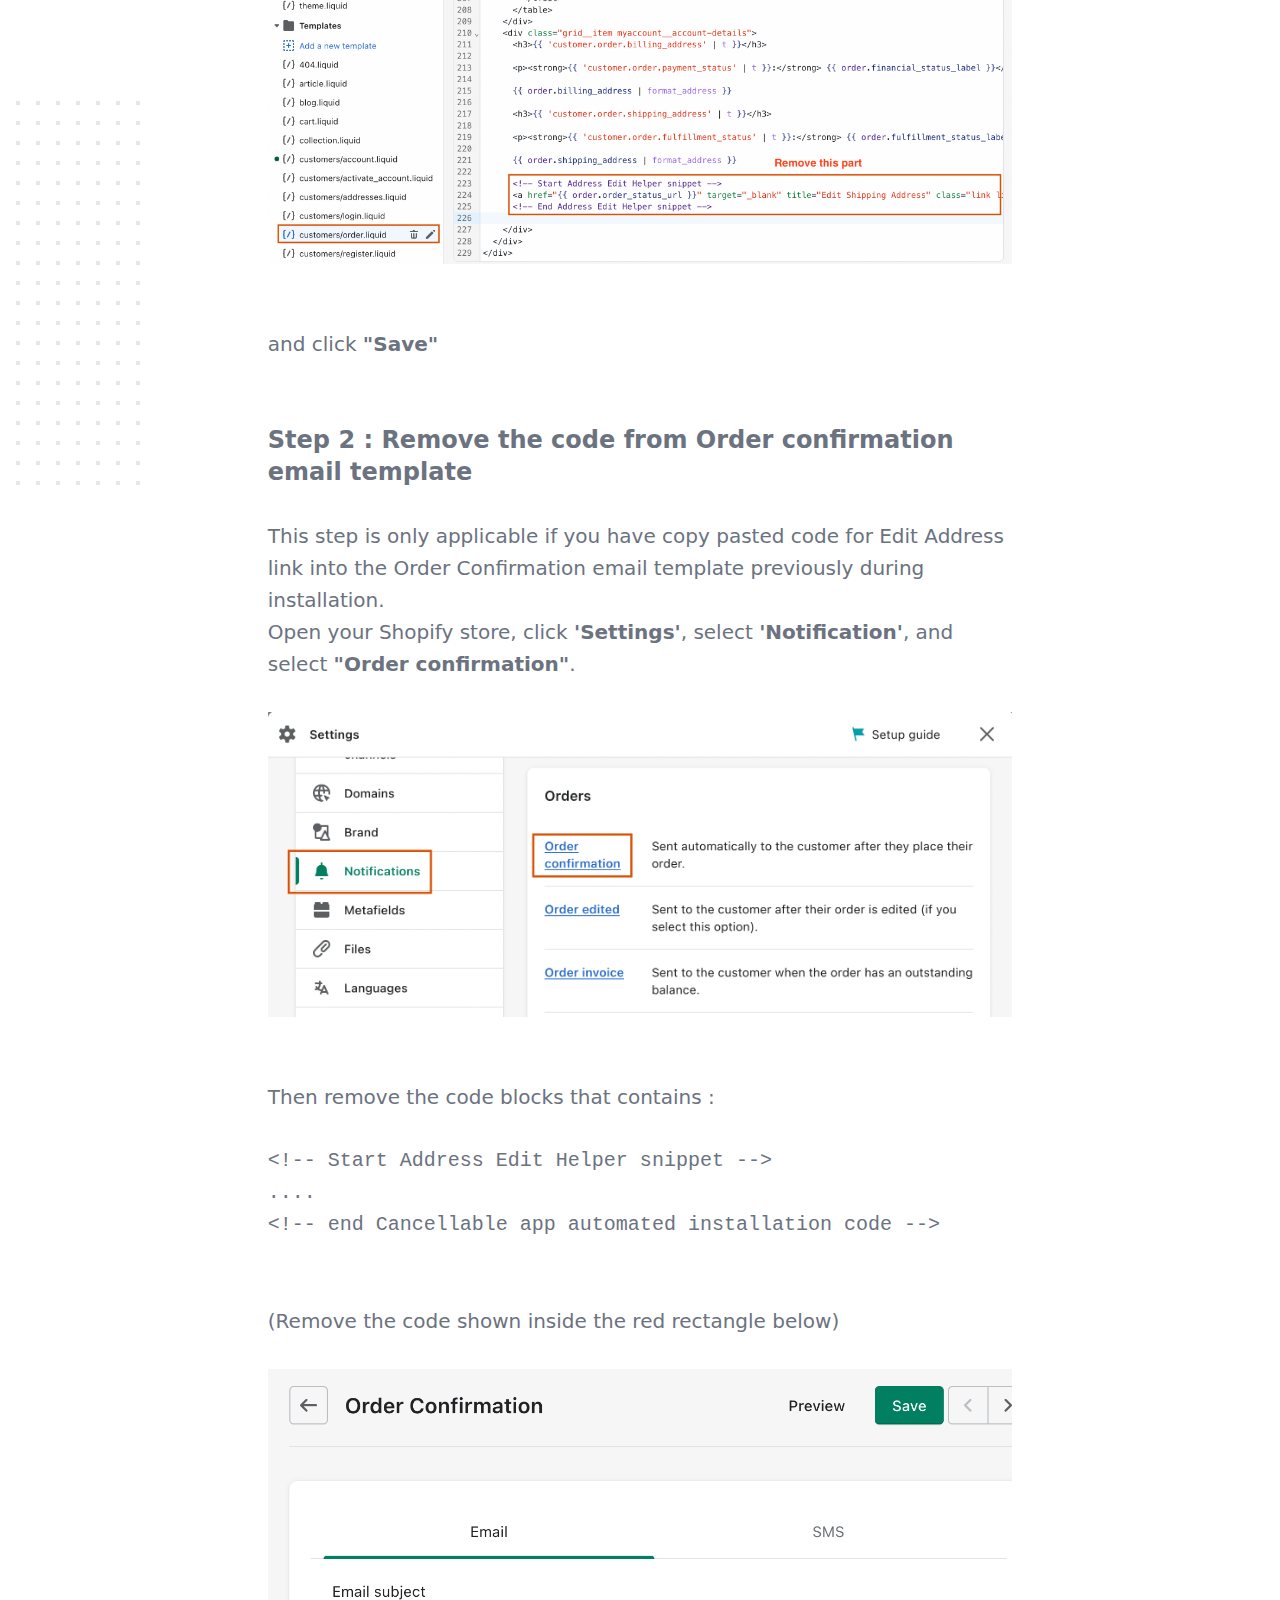
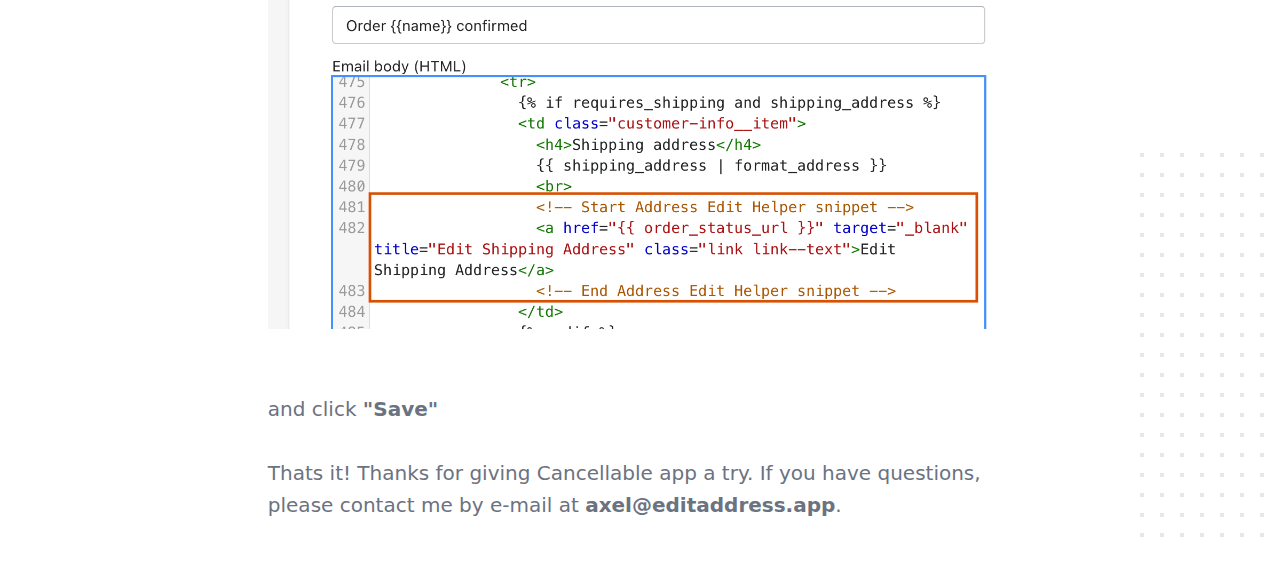
<file: uninstall.html>
<!doctype html>
<html lang="en">
  <head>
    <!-- Required meta tags -->
    <meta charset="utf-8">
    <meta name="viewport" content="width=device-width, initial-scale=1">

    <link href="tailwind.css" rel="stylesheet">
    <title>Address Edit Helper app - Uninstallation Guide</title>
  </head>
  <body>
    <div class="relative py-16 bg-white overflow-hidden">
      <div class="hidden lg:block lg:absolute lg:inset-y-0 lg:h-full lg:w-full">
        <div class="relative h-full text-lg max-w-prose mx-auto" aria-hidden="true">
          <svg class="absolute top-12 left-full transform translate-x-32" width="404" height="384" fill="none" viewBox="0 0 404 384">
            <defs>
              <pattern id="74b3fd99-0a6f-4271-bef2-e80eeafdf357" x="0" y="0" width="20" height="20" patternUnits="userSpaceOnUse">
                <rect x="0" y="0" width="4" height="4" class="text-gray-200" fill="currentColor" />
              </pattern>
            </defs>
            <rect width="404" height="384" fill="url(#74b3fd99-0a6f-4271-bef2-e80eeafdf357)" />
          </svg>
          <svg class="absolute top-1/2 right-full transform -translate-y-1/2 -translate-x-32" width="404" height="384" fill="none" viewBox="0 0 404 384">
            <defs>
              <pattern id="f210dbf6-a58d-4871-961e-36d5016a0f49" x="0" y="0" width="20" height="20" patternUnits="userSpaceOnUse">
                <rect x="0" y="0" width="4" height="4" class="text-gray-200" fill="currentColor" />
              </pattern>
            </defs>
            <rect width="404" height="384" fill="url(#f210dbf6-a58d-4871-961e-36d5016a0f49)" />
          </svg>
          <svg class="absolute bottom-12 left-full transform translate-x-32" width="404" height="384" fill="none" viewBox="0 0 404 384">
            <defs>
              <pattern id="d3eb07ae-5182-43e6-857d-35c643af9034" x="0" y="0" width="20" height="20" patternUnits="userSpaceOnUse">
                <rect x="0" y="0" width="4" height="4" class="text-gray-200" fill="currentColor" />
              </pattern>
            </defs>
            <rect width="404" height="384" fill="url(#d3eb07ae-5182-43e6-857d-35c643af9034)" />
          </svg>
        </div>
      </div>
      <div class="relative px-4 sm:px-6 lg:px-8">
        <div class="text-lg max-w-prose mx-auto">
          <h1>
            <!-- <span class="block text-base text-center text-indigo-600 font-semibold tracking-wide uppercase">Introducing</span> -->
            <span class="mt-2 block text-3xl text-center leading-8 font-extrabold tracking-tight text-gray-900 sm:text-4xl">Uninstall Guide</span>
          </h1>
          <p class="mt-8 text-xl text-gray-500 leading-8">
            This page provides instruction on how to remove Address Edit Helper app related code from your Shopify store's theme (Order page) and order confirmation email template. If you have any problem with the instruction, please email axel@editaddress.app for help.
            <br>
            <br>
            <a href="#step_one" class="text-blue-500" style="text-decoration: underline;">Step 1 : Remove the code from theme > customers/order.liquid page</a>
            <br>
            <a href="#step_two" class="text-blue-500" style="text-decoration: underline;">Step 2 : Remove the code from Order confirmation email template</a>
            <br>
          </p>
          <article class="mt-8 text-xl text-gray-500 leading-8">
            <h3 class="text-2xl font-semibold" id="step_one">Step 1 : Remove the code from theme > customers/order.liquid page</h3>
            <br>
            If your theme support app block, you don't have to do anything as the block will be removed when you have uninstalled the app. If you have copy pasted the code when installing, read on.
            <br><br>
            Go to your store theme, click <strong>'Actions'</strong> and select <strong>'Edit code'</strong>
            <br><br>
            <img src="edit_code.png" style="max-width: 100%"/>
            <br><br>
            Then find and open the <strong>customers/order.liquid</strong> file in the code editor. 
            <br>
            <br><br>
            Then remove the code blocks that contains :
            <br><br>
            <pre>
&lt;!-- Start Address Edit Helper snippet --&gt;
....
&lt;!-- end Cancellable app automated installation code --&gt;
            </pre>
            <br>
            (Remove the code shown inside the red rectangle below)
            <br><br>
            <img src="theme_snippet.png" style="max-width: 100%"/>
            <br><br>
            and click <strong>"Save"</strong>
            <br><br><br>

            <h3 class="text-2xl font-semibold" id="step_two">Step 2 : Remove the code from Order confirmation email template</h3>
            <br>
            This step is only applicable if you have copy pasted code for Edit Address link into the Order Confirmation email template previously during installation.
            <br>
            Open your Shopify store, click <strong>'Settings'</strong>, select <strong>'Notification'</strong>, and select <strong>"Order confirmation"</strong>.
            <br><br>
            <img src="edit_email.png" style="max-width: 100%"/>
            <br><br>
            Then remove the code blocks that contains :
            <br><br>
            <pre>
&lt;!-- Start Address Edit Helper snippet --&gt;
....
&lt;!-- end Cancellable app automated installation code --&gt;
            </pre>
            <br>
            (Remove the code shown inside the red rectangle below)
            <br><br>
            <img src="email_snippet.png" style="max-width: 100%"/>


            <br><br>
            and click <strong>"Save"</strong>
            <br><br>

            Thats it! Thanks for giving Cancellable app a try.

            If you have questions, please contact me by e-mail at <strong>axel@editaddress.app</strong>.
          </article>
        </div>
      </div>
    </div>
  </body>
</html>
</file>
